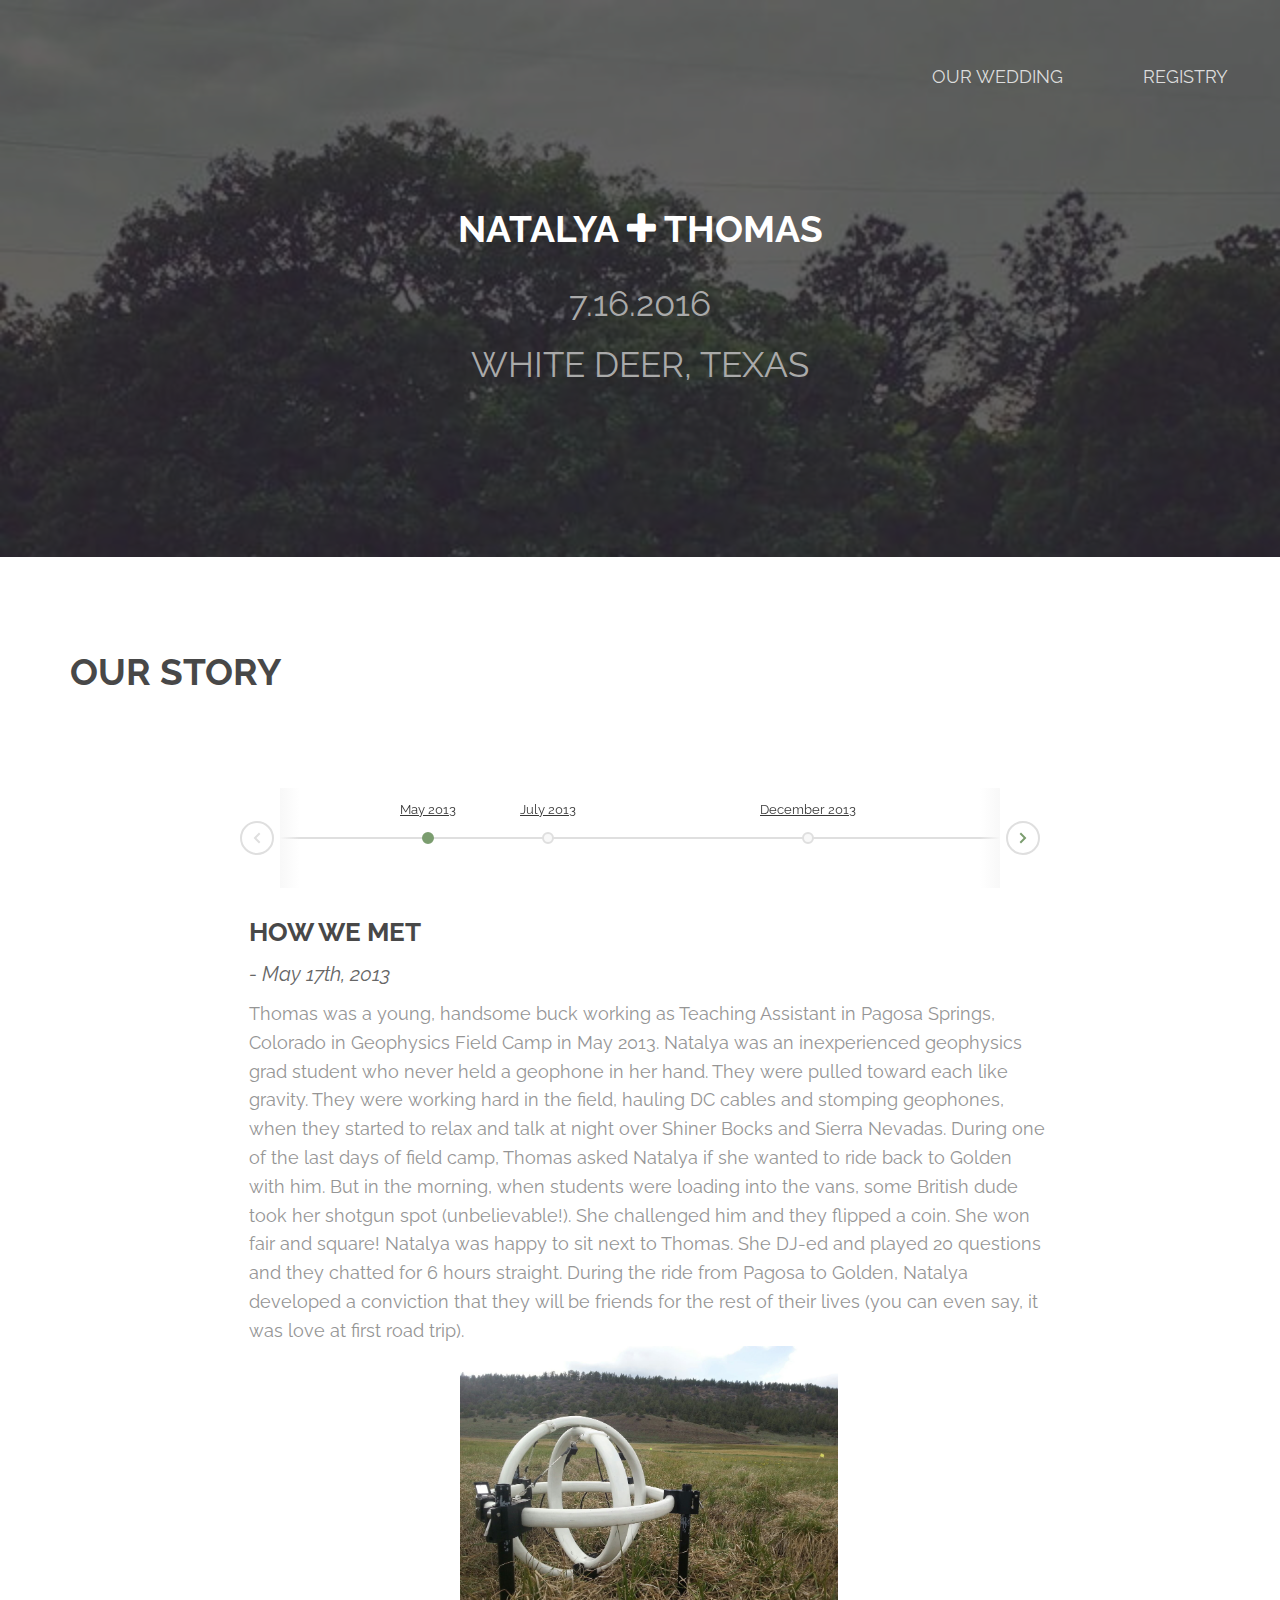
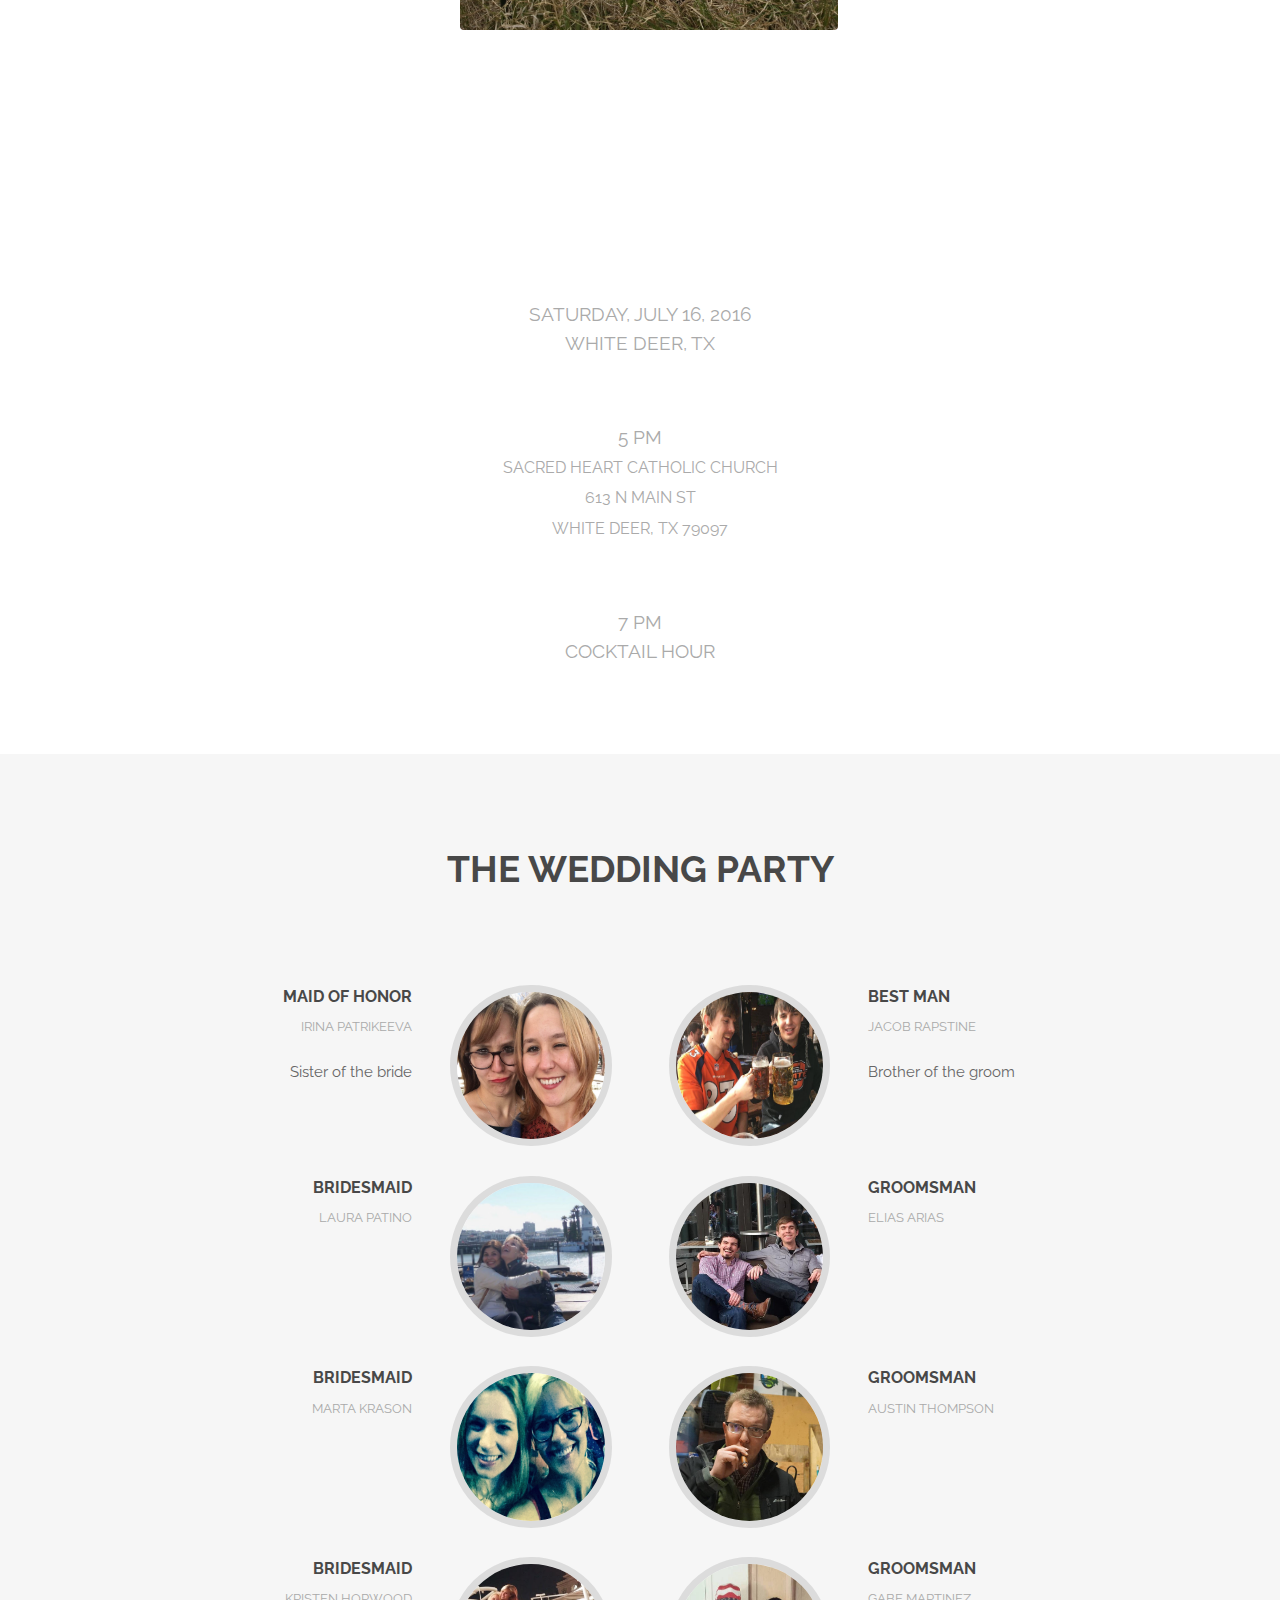
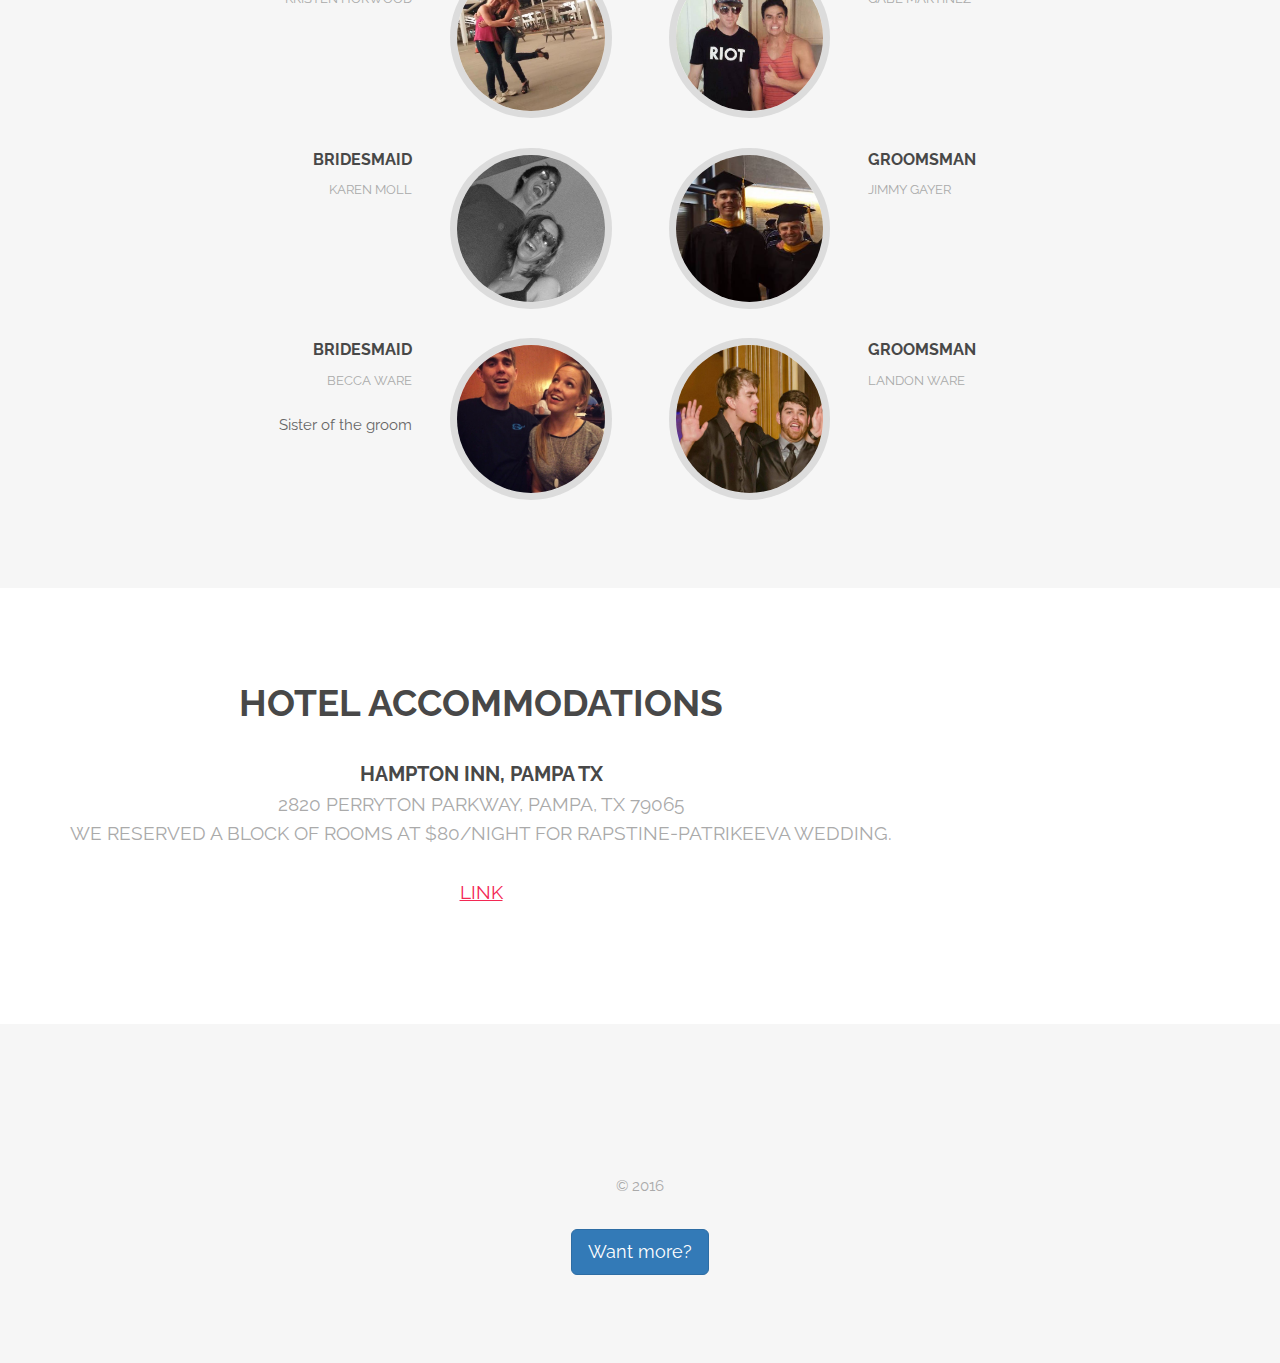
<file: index.html>
<!DOCTYPE HTML>
<!--
	Spatial by TEMPLATED
	templated.co @templatedco
	Released for free under the Creative Commons Attribution 3.0 license (templated.co/license)
-->
<html>
	<head>
		<title>Natalya & Thomas</title>
		<meta http-equiv="content-type" content="text/html; charset=utf-8" />
		<meta name="description" content="" />
		<meta name="keywords" content="" />
		<link rel="shortcut icon" href="images/NplusT.ico" type="image/x-icon">
		<!--[if lte IE 8]><script src="js/html5shiv.js"></script><![endif]-->
		<script src="js/jquery.min.js"></script>
		<script src="js/skel.min.js"></script>
		<script src="js/skel-layers.min.js"></script>
		<script src="js/init.js"></script>
		<script src="js/bootstrap.min.js"></script>
		<script src="js/main.js"></script>
		<script src="js/modernizr.js"></script>
		<script src="js/custom.js"></script>
		<noscript>
			<link rel="stylesheet" href="css/skel.css" />
			<link rel="stylesheet" href="css/style.css" />
			<link rel="stylesheet" href="css/style-xlarge.css" />
		</noscript>
	</head>
	<body class="landing">

		<!-- Header -->
			<header id="header" class="alt">
				<nav id="nav">
					<ul class="nav">
						<li role="presentation" class="dropdown">
							<a class="dropdown-toggle" data-toggle="dropdown" href="#" role="button" aria-haspopup="true" aria-expanded="false">Our Wedding</a>
							<ul class="dropdown-menu">
								<li><a href="#our-story">Our Story</a></li>
								<li><a href="#wedding">Wedding Details</a></li>
								<li><a href="#wedding-party">Wedding Party</a></li>
								<li><a href="#hotel">Accommodations</a></li>
							</ul>
						</li>
						<li><a href="registry.html">Registry</a></li>
					</ul>
				</nav>
			</header>

		<!-- Banner -->
			<section id="banner">
				<h2>Natalya</strong> <i class="fa fa-plus"></i> Thomas</h2>
				<p><large>7.16.2016 <br />White Deer, Texas</large></p>
			</section>


		<section id="our-story" class="cd-horizontal-timeline">
			<div class="container">
				<header class="major">
					<h2>Our Story</h2>
				</header>
			</div>
			<div class="timeline">
				<div class="events-wrapper">
					<div class="events">
						<ol>
							<li><a href="#0" data-date="17/05/2013" class="selected">May 2013</a></li>
							<li><a href="#0" data-date="28/07/2013">July 2013</a></li>
							<li><a href="#0" data-date="01/12/2013">December 2013</a></li>
							<li><a href="#0" data-date="01/05/2014">May 2014</a></li>
							<li><a href="#0" data-date="01/07/2014">July 2014</a></li>
							<li><a href="#0" data-date="01/08/2014">August 2014</a></li>
							<li><a href="#0" data-date="01/11/2014">November 2014</a></li>
							<li><a href="#0" data-date="31/12/2014">December 2014</a></li>
							<li><a href="#0" data-date="01/12/2015">December 2015</a></li>
							<li><a href="#0" data-date="16/07/2016">July 2016</a></li>
						</ol>

						<span class="filling-line" aria-hidden="true"></span>
					</div> <!-- .events -->
				</div> <!-- .events-wrapper -->

				<ul class="cd-timeline-navigation">
					<li><a href="#0" class="prev inactive">Prev</a></li>
					<li><a href="#0" class="next">Next</a></li>
				</ul> <!-- .cd-timeline-navigation -->
			</div> <!-- .timeline -->

			<div class="events-content">
				<ol>
					<li class="selected" data-date="17/05/2013">
						<h2>How We Met</h2>
						<em>May 17th, 2013</em>
						<p>Thomas was a young, handsome buck working as Teaching Assistant in Pagosa Springs, Colorado in Geophysics Field Camp in May 2013. Natalya was an inexperienced geophysics grad student who never held a geophone in her hand. They were pulled toward each like gravity. They were working hard in the field, hauling DC cables and stomping geophones, when they started to relax and talk at night over Shiner Bocks and Sierra Nevadas. During one of the last days of field camp, Thomas asked Natalya if she wanted to ride back to Golden with him. But in the morning, when students were loading into the vans, some British dude took her shotgun spot (unbelievable!). She challenged him and they flipped a coin. She won fair and square! Natalya was happy to sit next to Thomas. She DJ-ed and played 20 questions and they chatted for 6 hours straight. During the ride from Pagosa to Golden, Natalya developed a conviction that they will be friends for the rest of their lives (you can even say, it was love at first road trip).</p>
						<div class="4u 8u$(xsmall)">
							<div class="image fit">
								<img src="images/geophysics-field-camp.png" alt="" />
							</div>
						</div>
					</li>
					<li data-date="28/07/2013">
						<h2>First Date</h2>
						<em>July 28th, 2013</em>
						<p>Natalya and Thomas both interned in Houston that summer and developed a friendship that quickly grew into something more. Thomas was planning to take a road trip with his summer roommates, Elias and Gabe, back to Thomas’ hometown - White Deer, TX for his high school friend's wedding. He also invited Natalya. Lucky for her, the boys bailed and Natalya and Thomas took the road trip by themselves.</p>
						<p>Natalya met Thomas' family and everyone was convinced she was his sweetheart. They spent their day hiking in Palo Duro Canyon, TX and danced the night away to country music at the wedding. Thomas showed Natalya around the family farm and they watched their first sunset behind the barn, with a gorgeous view of the field and Texan sky. It was the first night Thomas held her hand and they started going out July 28, 2013.</p>
						<div class="4u 8u$(xsmall)">
							<div class="image fit">
								<img src="images/first-date.jpg" alt="" />
							</div>
						</div>
					</li>
					<li data-date="01/12/2013">
						<h2>Road Trips</h2>
						<em>December, 2013</em>
						<p>Thomas and Natalya both love road trips and went to Arches' National Park, Grand Canyon, Las Vegas on their way to White Deer to spend their first Christmas together with Thomas' family.</p>
						<div class="4u 8u$(xsmall)">
							<div class="image fit">
								<img src="images/road-trip.jpg" alt="" />
							</div>
						</div>
						<div class="4u 8u$(xsmall)">
							<div class="image fit">
								<img src="images/arches-national-park.jpg" alt="" />
							</div>
						</div>
						<div class="4u 8u$(xsmall)">
							<div class="image fit">
								<img src="images/grand-canyon.jpg" alt="" />
							</div>
						</div>
					</li>
					<li data-date="01/05/2014">
						<h2>Long Distance</h2>
						<em>May, 2014</em>
						<p>Natalya and Thomas continued dating when they came back to Golden. By the end of school year, Natalya got a job in New Orleans and moved far, far away. They continued visiting each other and had many Skype-dates.</p>
						<div class="4u 8u$(xsmall)">
							<div class="image fit">
								<img src="images/google-hangout-2.jpg" alt="" />
							</div>
						</div>
						<div class="4u 8u$(xsmall)">
							<div class="image fit">
								<img src="images/google-hangout-1.jpg" alt="" />
							</div>
						</div>
					</li>
					<li data-date="01/07/2014">
						<h2>Thomas visits NOLA</h2>
						<em>July, 2014</em>
						<p></p>
						<div class="4u 8u$(xsmall)">
							<div class="image fit">
								<img src="images/nola.jpg" alt="" />
							</div>
						</div>
					</li>
					<li data-date="01/08/2014">
						<h2> White Linen Night</h2>
						<em>August, 2014</em>
						<p></p>
						<div class="4u 8u$(xsmall)">
							<div class="image fit">
								<img src="images/white-linen.jpg" alt="" />
							</div>
						</div>
						<div class="4u 8u$(xsmall)">
							<div class="image fit">
								<img src="images/white-linen-2.jpg" alt="" />
							</div>
						</div>
					</li>
					<li data-date="01/11/2014">
						<h2>Natalya visits Denver</h2>
						<em>November, 2014</em>
						<p>Bob Dylan Concert</p>
						<div class="4u 8u$(xsmall)">
							<div class="image fit">
								<img src="images/bob-dylan.jpg" alt="" />
							</div>
						</div>
					</li>
					<li data-date="31/12/2014">
						<h2>Partners' Yoga</h2>
						<em>December, 2014</em>
						<p>Parners' yoga in New Orleans. Thomas and Natalya go on a cruise.</p>
						<div class="4u 8u$(xsmall)">
							<div class="image fit">
								<img src="images/yoga.jpg" alt="" />
							</div>
						</div>
						<div class="4u 8u$(xsmall)">
							<div class="image fit">
								<img src="images/cruise.jpg" alt="" />
							</div>
						</div>
					</li>
					<li data-date="01/12/2015">
						<h2>The Proposal</h2>
						<em>December, 2015</em>
						<p>It was the night before Christmas. And it was Natalya's third Christmas at the Rapstines' farm. Before a traditional Polish Christmas Eve dinner with 12 dishes, Thomas' family was hanging out at the barn. Natalya was sipping gramma's famous champagne punch and chatting with Theresa. She could feel that night was special and chose to wear Thomas' favorite red dress that she only wears on special occasions. After Thomas walked in the barn, he asked Natalya if she wanted to take a walk and watch the sunset. They headed behind the barn, the same place he took Natalya on her first visit to White Deer. They chatted and took goofy pictures. Then Thomas took Natalya's hands, got down on one knee and looked her in the eyes. Natalya saw the little black box and started crying and smiling; she was so happy and overwhelmed with joy. Her heart was going crazy and her hands trembled. She said yes! It was definitely the best moment of their lives yet.</p>
						<div class="4u 8u$(xsmall)">
							<div class="image fit">
								<img src="images/heart-kiss.jpg" alt="" />
							</div>
						</div>
					</li>
					<li data-date="16/07/2016">
						<h2>We're Getting Hitched!</h2>
						<em>July 16th, 2016</em>
						<p><a href="#wedding">Ceremony and Reception</a></p>
						<div class="4u 8u$(xsmall)">
							<div class="image fit">
								<img src="images/so-cute.png" alt="" />
							</div>
						</div>
					</li>
				</ol>
			</div> <!-- .events-content -->
		</section>

			<section id="wedding" class="wrapper style3 special">
				<div class="container">
					<header class="major">
						<h2>Our wedding</h2>
						<p>Saturday, July 16, 2016 </p>
						<p>White Deer, TX</p>
						<h2>Ceremony</h2>
						<p>5 pm</p>
						<p><small>Sacred Heart Catholic Church</small></p>
						<p><small>613 N Main St</small></p>
						<p><small>White Deer, TX 79097</small></p>
						<h2>Reception</h2>
						<p>7 pm</p>
						<p>Cocktail Hour</p>
					</header>
				</div>
			</section>

			<section id="wedding-party" class="wrapper style2 special">
				<div class="container">
					<header class="major">
						<h2>The Wedding Party</h2>
					</header>
					<div class="feature-grid">
						<div class="feature">
							<div class="image rounded">
								<img src="images/irina.jpg" alt="" />
							</div>
							<div class="content">
								<header>
									<h4>Maid of Honor</h4>
									<p>Irina Patrikeeva</p>
								</header>
								<p>Sister of the bride</p>
							</div>
						</div>
						<div class="feature">
							<div class="image rounded">
								<img src="images/jacob.jpg" alt="" />
							</div>
							<div class="content">
								<header>
									<h4>Best Man</h4>
									<p>Jacob Rapstine</p>
								</header>
								<p>Brother of the groom</p>
							</div>
						</div>
						<div class="feature">
							<div class="image rounded">
								<img src="images/laura.jpg" alt="" />
							</div>
							<div class="content">
								<header>
									<h4>Bridesmaid</h4>
									<p>Laura Patino</p>
								</header>
							</div>
						</div>
						<div class="feature">
							<div class="image rounded">
								<img src="images/elias.jpg" alt="" />
							</div>
							<div class="content">
								<header>
									<h4>Groomsman</h4>
									<p>Elias Arias</p>
								</header>
							</div>
						</div>
						<div class="feature">
							<div class="image rounded">
								<img src="images/marta.jpg" alt="" />
							</div>
							<div class="content">
								<header>
									<h4>Bridesmaid</h4>
									<p>Marta Krason</p>
								</header>
							</div>
						</div>
						<div class="feature">
							<div class="image rounded">
								<img src="images/austin.jpg" alt="" />
							</div>
							<div class="content">
								<header>
									<h4>Groomsman</h4>
									<p>Austin Thompson</p>
								</header>
							</div>
						</div>
						<div class="feature">
							<div class="image rounded">
								<img src="images/kristen.jpg" alt="" />
							</div>
							<div class="content">
								<header>
									<h4>Bridesmaid</h4>
									<p>Kristen Horwood</p>
								</header>
							</div>
						</div>
						<div class="feature">
							<div class="image rounded">
								<img src="images/gabe.jpg" alt="" />
							</div>
							<div class="content">
								<header>
									<h4>Groomsman</h4>
									<p>Gabe Martinez</p>
								</header>
							</div>
						</div>
						<div class="feature">
							<div class="image rounded">
								<img src="images/karen.jpg" alt="" />
							</div>
							<div class="content">
								<header>
									<h4>Bridesmaid</h4>
									<p>Karen Moll</p>
								</header>
							</div>
						</div>
						<div class="feature">
							<div class="image rounded">
								<img src="images/jimmy.jpg" alt="" />
							</div>
							<div class="content">
								<header>
									<h4>Groomsman</h4>
									<p>Jimmy Gayer</p>
								</header>
							</div>
						</div>
						<div class="feature">
							<div class="image rounded">
								<img src="images/becca.jpg" alt="" />
							</div>
							<div class="content">
								<header>
									<h4>Bridesmaid</h4>
									<p>Becca Ware</p>
								</header>
								<p>Sister of the groom</p>
							</div>
						</div>
						<div class="feature">
							<div class="image rounded">
								<img src="images/landon.jpg" alt="" />
							</div>
							<div class="content">
								<header>
									<h4>Groomsman</h4>
									<p>Landon Ware</p>
								</header>
							</div>
						</div>
					</div>
				</div>
			</section>

			<section id="hotel" class="wrapper style1">
				<div class="container">
					<div class="row 200%">
						<header class="major special">
							<h2>Hotel Accommodations</h2><br/>
							<h3>Hampton Inn, Pampa TX</h3>
							<p>2820 Perryton Parkway, Pampa, TX 79065</p>
							<p>We reserved a block of rooms at $80/night for Rapstine-Patrikeeva wedding.</p>
							<br/>
							<p><a href="https://www.google.com/maps/place/Hampton+Inn+Pampa/@35.572231,-100.9674979,16z/data=!4m2!3m1!1s0x0:0xd33a88d8506025e5" title="Hotel" target="_blank">Link</a></p>
						</header>
					</div>
				</div>
			</section>


		<!-- Footer -->
			<footer id="footer">
				<div class="container">
					<ul class="copyright">
						<li>&copy; 2016</li>
					</ul>
					<button type="button" id="more-pics" class="btn btn-primary btn-lg" data-toggle="modal" data-target="#myModal">
						Want more?
					</button>
				</div>

				<!-- Modal -->
				<div class="modal fade" id="myModal" tabindex="-1" role="dialog" aria-labelledby="myModalLabel">
					<div class="modal-dialog" role="document">
						<div class="modal-content">
							<div class="modal-header">
								<button type="button" class="close" data-dismiss="modal" aria-label="Close"><span aria-hidden="true"><i class="fa fa-times fa-lg"></i></span></button>
							</div>
							<div class="modal-body">
								<div class="image fit">
									<img id="secret-img" alt="" />
								</div>
							</div>
						</div>
					</div>
				</div>
			</footer>
	</body>
</html>
</file>
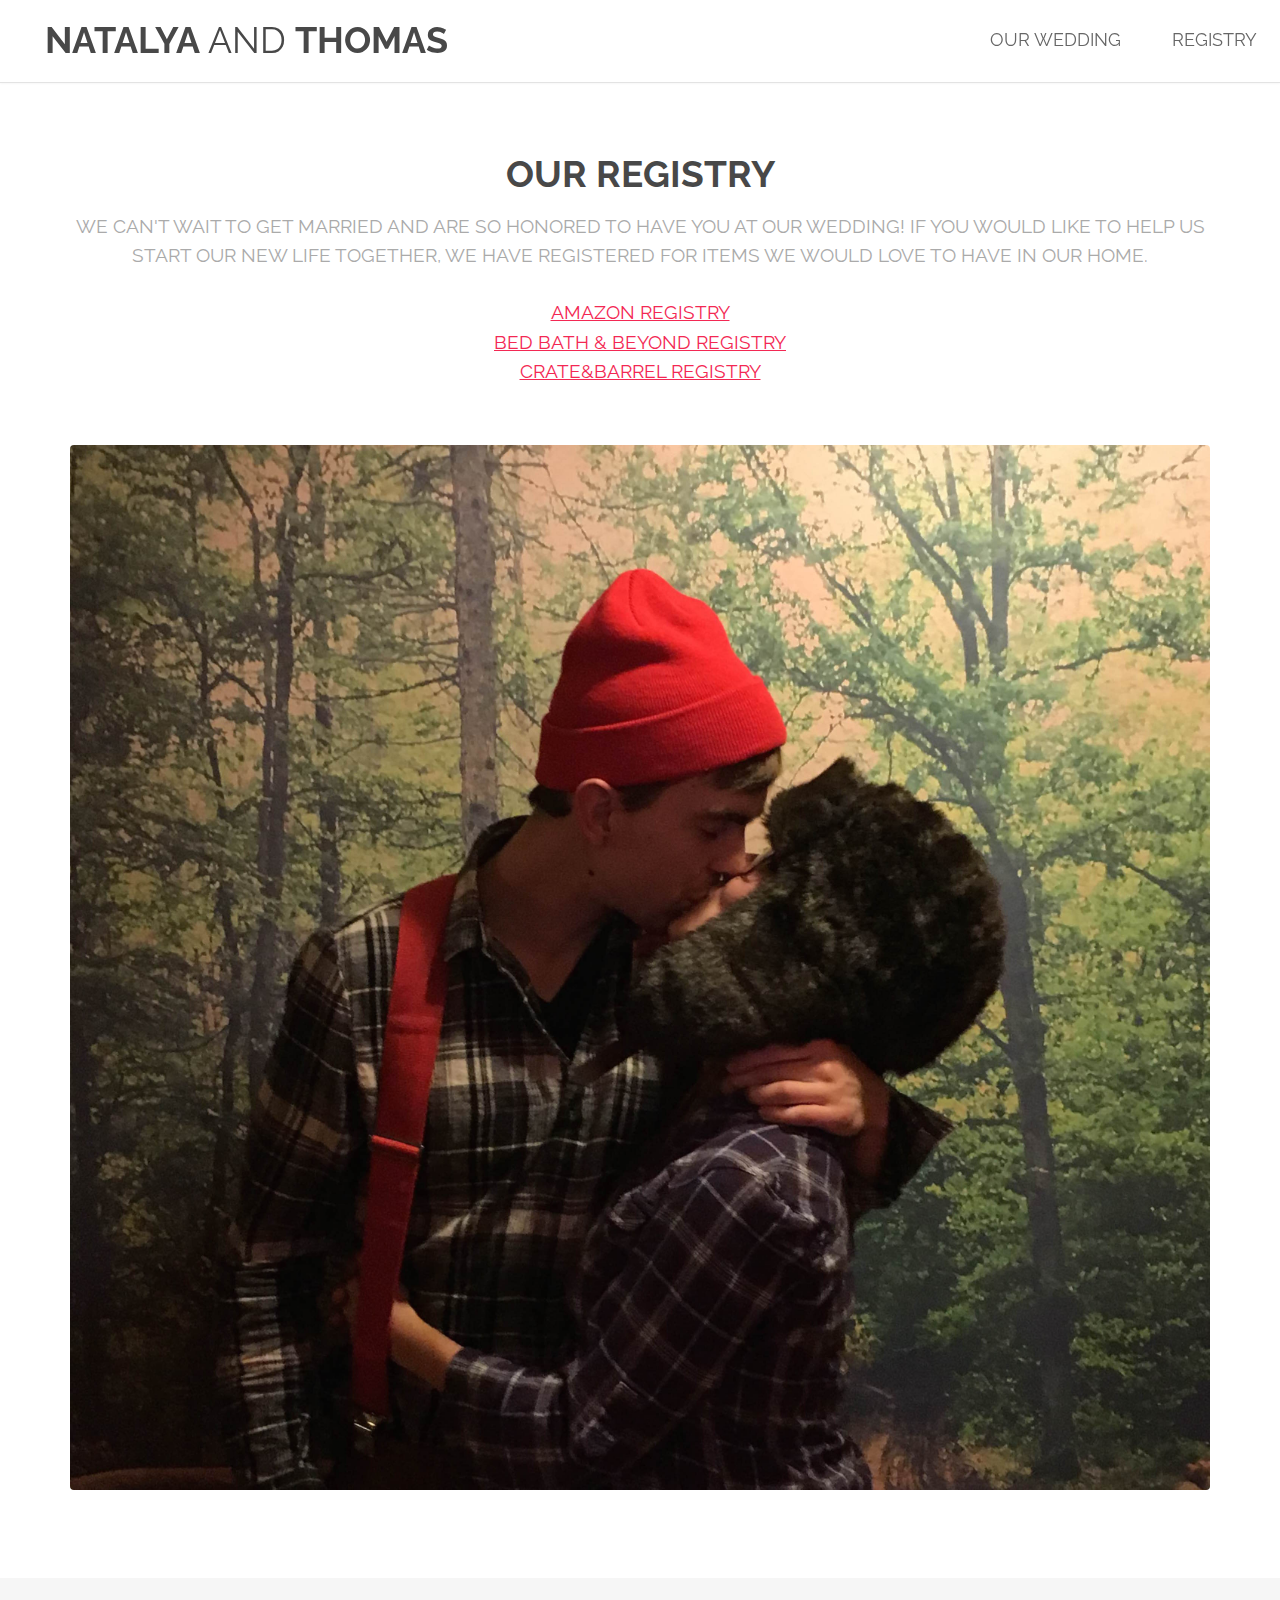
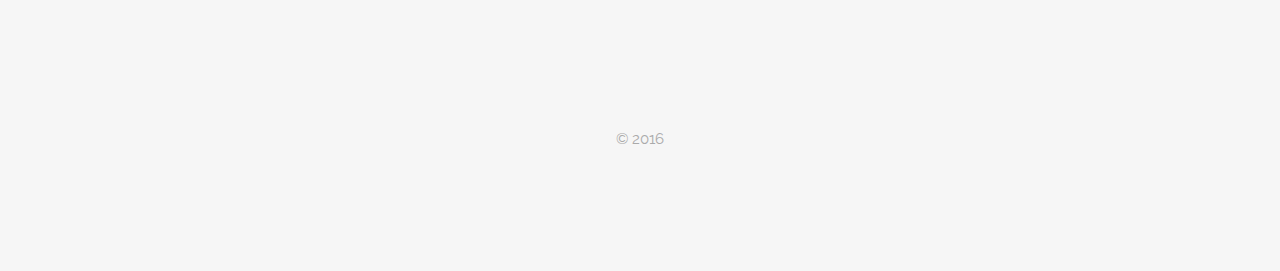
<file: registry.html>
<!DOCTYPE HTML>
<!--
	Spatial by TEMPLATED
	templated.co @templatedco
	Released for free under the Creative Commons Attribution 3.0 license (templated.co/license)
-->
<html>
	<head>
		<title>Registry</title>
		<meta http-equiv="content-type" content="text/html; charset=utf-8" />
		<meta name="description" content="" />
		<meta name="keywords" content="" />
		<link rel="shortcut icon" href="images/love.ico" type="image/x-icon">
		<script src="js/jquery.min.js"></script>
		<script src="js/skel.min.js"></script>
		<script src="js/skel-layers.min.js"></script>
		<script src="js/init.js"></script>
		<noscript>
			<link rel="stylesheet" href="css/skel.css" />
			<link rel="stylesheet" href="css/style.css" />
			<link rel="stylesheet" href="css/style-xlarge.css" />
		</noscript>
	</head>
	<body>

		<!-- Header -->
			<header id="header">
				<h1><strong><a href="index.html">Natalya</a></strong> and <strong><a href="index.html">Thomas</a></strong></h1>
				<nav id="nav">
					<ul>
						<li><a href="index.html">Our Wedding</a></li>
						<li><a href="registry.html">Registry</a></li>
					</ul>
				</nav>
			</header>

		<!-- Main -->
			<section id="main" class="wrapper">
				<div class="container">
					<header class="major special">
						<h2>Our Registry</h2>
						<p>We can't wait to get married and are so honored to have you at our wedding! If you would like to help us start our new life together, we have registered for items we would love to have in our home.</p>
						<br>
						<p><a href="https://www.amazon.com/gp/registry/wedding/1K6VPOZ0XN0NI" target="_blank">Amazon Registry</a></p>
						<p><a href="http://www.bedbathandbeyond.com/store/giftregistry/view_registry_guest.jsp?registryId=543233463&eventType=Wedding" target="_blank">Bed Bath & Beyond Registry</a></p>
						<p><a href="http://www.crateandbarrel.com/gift-registry/" target="_blank">Crate&Barrel Registry</a></p>
					</header>
					<div class="image fit">
						<img src="images/logger-party.jpg" alt="" />
					</div>
				</div>
			</section>

		<!-- Footer -->
			<footer id="footer">
				<div class="container">
					<ul class="copyright">
						<li>&copy; 2016</li>
					</ul>
				</div>
			</footer>

	</body>
</html>
</file>
<file: css/style-xlarge.css>
/*
	Spatial by TEMPLATED
	templated.co @templatedco
	Released for free under the Creative Commons Attribution 3.0 license (templated.co/license)
*/

/* Basic */

	body, input, select, textarea {
		font-size: 11pt;
	}
</file>
<file: css/skel.css>
/* skel-baseline v2.0.3 | (c) n33 | getskel.com | MIT licensed */

/* Resets (http://meyerweb.com/eric/tools/css/reset/ | v2.0 | 20110126 | License: none (public domain)) */

	html,body,div,span,applet,object,iframe,h1,h2,h3,h4,h5,h6,p,blockquote,pre,a,abbr,acronym,address,big,cite,code,del,dfn,em,img,ins,kbd,q,s,samp,small,strike,strong,sub,sup,tt,var,b,u,i,center,dl,dt,dd,ol,ul,li,fieldset,form,label,legend,table,caption,tbody,tfoot,thead,tr,th,td,article,aside,canvas,details,embed,figure,figcaption,footer,header,hgroup,menu,nav,output,ruby,section,summary,time,mark,audio,video{margin:0;padding:0;border:0;font-size:100%;font:inherit;vertical-align:baseline;}article,aside,details,figcaption,figure,footer,header,hgroup,menu,nav,section{display:block;}body{line-height:1;}ol,ul{list-style:none;}blockquote,q{quotes:none;}blockquote:before,blockquote:after,q:before,q:after{content:'';content:none;}table{border-collapse:collapse;border-spacing:0;}body{-webkit-text-size-adjust:none}

/* Box Model */

	*, *:before, *:after {
		-moz-box-sizing: border-box;
		-webkit-box-sizing: border-box;
		box-sizing: border-box;
	}

/* Container */

	.container {
		margin-left: auto;
		margin-right: auto;

		/* width: (containers) */
		width: 1200px;
	}

	/* Modifiers */

		/* 125% */
			.container.\31 25\25 {
				width: 100%;

				/* max-width: (containers * 1.25) */
				max-width: 1500px;

				/* min-width: (containers) */
				min-width: 1200px;
			}

		/* 75% */
			.container.\37 5\25 {

				/* width: (containers * 0.75) */
				width: 900px;

			}

		/* 50% */
			.container.\35 0\25 {

				/* width: (containers * 0.50) */
				width: 600px;

			}

		/* 25% */
			.container.\32 5\25 {

				/* width: (containers * 0.25) */
				width: 300px;

			}

/* Grid */

	.row {
		border-bottom: solid 1px transparent;
	}

	.row > * {
		float: left;
	}

	.row:after, .row:before {
		content: '';
		display: block;
		clear: both;
		height: 0;
	}

	.row.uniform > * > :first-child {
		margin-top: 0;
	}

	.row.uniform > * > :last-child {
		margin-bottom: 0;
	}

	/* Gutters */

		/* Normal */

			.row > * {
				/* padding: (gutters.horizontal) 0 0 (gutters.vertical) */
				padding: 0 0 0 2em;
			}

			.row {
				/* margin: -(gutters.horizontal) 0 -1px -(gutters.vertical) */
				margin: 0 0 -1px -2em;
			}

			.row.uniform > * {
				/* padding: (gutters.vertical) 0 0 (gutters.vertical) */
				padding: 2em 0 0 2em;
			}

			.row.uniform {
				/* margin: -(gutters.vertical) 0 -1px -(gutters.vertical) */
				margin: -2em 0 -1px -2em;
			}

		/* 200% */

			.row.\32 00\25 > * {
				/* padding: (gutters.horizontal) 0 0 (gutters.vertical) */
				padding: 0 0 0 4em;
			}

			.row.\32 00\25 {
				/* margin: -(gutters.horizontal) 0 -1px -(gutters.vertical) */
				margin: 0 0 -1px -4em;
			}

			.row.uniform.\32 00\25 > * {
				/* padding: (gutters.vertical) 0 0 (gutters.vertical) */
				padding: 4em 0 0 4em;
			}

			.row.uniform.\32 00\25 {
				/* margin: -(gutters.vertical) 0 -1px -(gutters.vertical) */
				margin: -4em 0 -1px -4em;
			}

		/* 150% */

			.row.\31 50\25 > * {
				/* padding: (gutters.horizontal) 0 0 (gutters.vertical) */
				padding: 0 0 0 1.5em;
			}

			.row.\31 50\25 {
				/* margin: -(gutters.horizontal) 0 -1px -(gutters.vertical) */
				margin: 0 0 -1px -1.5em;
			}

			.row.uniform.\31 50\25 > * {
				/* padding: (gutters.vertical) 0 0 (gutters.vertical) */
				padding: 1.5em 0 0 1.5em;
			}

			.row.uniform.\31 50\25 {
				/* margin: -(gutters.vertical) 0 -1px -(gutters.vertical) */
				margin: -1.5em 0 -1px -1.5em;
			}

		/* 50% */

			.row.\35 0\25 > * {
				/* padding: (gutters.horizontal) 0 0 (gutters.vertical) */
				padding: 0 0 0 1em;
			}

			.row.\35 0\25 {
				/* margin: -(gutters.horizontal) 0 -1px -(gutters.vertical) */
				margin: 0 0 -1px -1em;
			}

			.row.uniform.\35 0\25 > * {
				/* padding: (gutters.vertical) 0 0 (gutters.vertical) */
				padding: 1em 0 0 1em;
			}

			.row.uniform.\35 0\25 {
				/* margin: -(gutters.vertical) 0 -1px -(gutters.vertical) */
				margin: -1em 0 -1px -1em;
			}

		/* 25% */

			.row.\32 5\25 > * {
				/* padding: (gutters.horizontal) 0 0 (gutters.vertical) */
				padding: 0 0 0 0.5em;
			}

			.row.\32 5\25 {
				/* margin: -(gutters.horizontal) 0 -1px -(gutters.vertical) */
				margin: 0 0 -1px -0.5em;
			}

			.row.uniform.\32 5\25 > * {
				/* padding: (gutters.vertical) 0 0 (gutters.vertical) */
				padding: 0.5em 0 0 0.5em;
			}

			.row.uniform.\32 5\25 {
				/* margin: -(gutters.vertical) 0 -1px -(gutters.vertical) */
				margin: -0.5em 0 -1px -0.5em;
			}

		/* 0% */

			.row.\30 \25 > * {
				padding: 0;
			}

			.row.\30 \25 {
				margin: 0 0 -1px 0;
			}

	/* Cells */

		.\31 2u, .\31 2u\24 { width: 100%; clear: none; margin-left: 0; }
		.\31 1u, .\31 1u\24 { width: 91.6666666667%; clear: none; margin-left: 0; }
		.\31 0u, .\31 0u\24 { width: 83.3333333333%; clear: none; margin-left: 0; }
		.\39 u, .\39 u\24 { width: 75%; clear: none; margin-left: 0; }
		.\38 u, .\38 u\24 { width: 66.6666666667%; clear: none; margin-left: 0; }
		.\37 u, .\37 u\24 { width: 58.3333333333%; clear: none; margin-left: 0; }
		.\36 u, .\36 u\24 { width: 50%; clear: none; margin-left: 0; }
		.\35 u, .\35 u\24 { width: 41.6666666667%; clear: none; margin-left: 0; }
		.\34 u, .\34 u\24 { width: 33.3333333333%; clear: none; margin-left: 0; }
		.\33 u, .\33 u\24 { width: 25%; clear: none; margin-left: 0; }
		.\32 u, .\32 u\24 { width: 16.6666666667%; clear: none; margin-left: 0; }
		.\31 u, .\31 u\24 { width: 8.3333333333%; clear: none; margin-left: 0; }

		.\31 2u\24 + *,
		.\31 1u\24 + *,
		.\31 0u\24 + *,
		.\39 u\24 + *,
		.\38 u\24 + *,
		.\37 u\24 + *,
		.\36 u\24 + *,
		.\35 u\24 + *,
		.\34 u\24 + *,
		.\33 u\24 + *,
		.\32 u\24 + *,
		.\31 u\24 + * {
			clear: left;
		}

		.\-11u { margin-left: 91.6666666667% }
		.\-10u { margin-left: 83.3333333333% }
		.\-9u { margin-left: 75% }
		.\-8u { margin-left: 66.6666666667% }
		.\-7u { margin-left: 58.3333333333% }
		.\-6u { margin-left: 50% }
		.\-5u { margin-left: 41.6666666667% }
		.\-4u { margin-left: 33.3333333333% }
		.\-3u { margin-left: 25% }
		.\-2u { margin-left: 16.6666666667% }
		.\-1u { margin-left: 8.3333333333% }
</file>
<file: css/style.css>
@charset "UTF-8";
@import "http://fonts.googleapis.com/css?family=Raleway:400,700";
/*@import url(font-awesome.min.css);*/
@import "https://maxcdn.bootstrapcdn.com/font-awesome/4.5.0/css/font-awesome.min.css";
@import url(bootstrap.min.css);
@import url(custom.css);
/*
	Spatial by TEMPLATED
	templated.co @templatedco
	Released for free under the Creative Commons Attribution 3.0 license (templated.co/license)
*/

/* Basic */

	body {
		background: #fff;
	}

		body.is-loading *, body.is-loading *:before, body.is-loading *:after {
			-moz-animation: none !important;
			-webkit-animation: none !important;
			-o-animation: none !important;
			-ms-animation: none !important;
			animation: none !important;
			-moz-transition: none !important;
			-webkit-transition: none !important;
			-o-transition: none !important;
			-ms-transition: none !important;
			transition: none !important;
		}

	body, input, select, textarea {
		color: #666;
		font-family: "Raleway", Arial, Helvetica, sans-serif;
		font-size: 13pt;
		font-weight: 400;
		line-height: 2em;
	}

	a {
		color: #f32853;
		text-decoration: underline;
	}

		a:hover {
			text-decoration: none;
		}

	strong, b {
		color: #484848;
		font-weight: 700;
	}

	em, i {
		font-style: italic;
	}

	p {
		margin: 0 0 2em 0;
	}

	h1, h2, h3, h4, h5, h6 {
		color: #484848;
		font-weight: 700;
		line-height: 1em;
		margin: 0 0 1em 0;
		text-transform: uppercase;
	}

		h1 a, h2 a, h3 a, h4 a, h5 a, h6 a {
			color: inherit;
			text-decoration: none;
		}

	h2 {
		font-size: 1.75em;
		line-height: 1.5em;
	}

	h3 {
		font-size: 1.35em;
		line-height: 1.5em;
	}

	h4 {
		font-size: 1.1em;
		line-height: 1.5em;
	}

	h5 {
		font-size: 0.9em;
		line-height: 1.5em;
	}

	h6 {
		font-size: 0.7em;
		line-height: 1.5em;
	}

	sub {
		font-size: 0.8em;
		position: relative;
		top: 0.5em;
	}

	sup {
		font-size: 0.8em;
		position: relative;
		top: -0.5em;
	}

	hr {
		border: 0;
		border-bottom: solid 1px rgba(144, 144, 144, 0.25);
		margin: 2em 0;
	}

		hr.major {
			margin: 3em 0;
		}

	blockquote {
		border-left: solid 4px rgba(144, 144, 144, 0.25);
		font-style: italic;
		margin: 0 0 2em 0;
		padding: 0.5em 0 0.5em 2em;
	}

	code {
		background: rgba(144, 144, 144, 0.075);
		border-radius: 4px;
		border: solid 1px rgba(144, 144, 144, 0.25);
		font-family: "Courier New", monospace;
		font-size: 0.9em;
		margin: 0 0.25em;
		padding: 0.25em 0.65em;
	}

	pre {
		-webkit-overflow-scrolling: touch;
		font-family: "Courier New", monospace;
		font-size: 0.9em;
		margin: 0 0 2em 0;
	}

		pre code {
			display: block;
			line-height: 1.75em;
			padding: 1em 1.5em;
			overflow-x: auto;
		}

	.align-left {
		text-align: left;
	}

	.align-center {
		text-align: center;
	}

	.align-right {
		text-align: right;
	}

/* Section/Article */

	section.special, article.special, header.special {
		text-align: center;
	}

	header p {
		color: #aaa;
		position: relative;
		margin: 0 0 1.5em 0;
		text-transform: uppercase;
	}

	header h2 + p {
		font-size: 1.25em;
		margin-top: -1em;
		line-height: 1.5em;
	}

	header h3 + p {
		font-size: 1.1em;
		margin-top: -0.8em;
		line-height: 1.5em;
	}

	header h4 + p,
	header h5 + p,
	header h6 + p {
		font-size: 0.9em;
		margin-top: -0.6em;
		line-height: 1.5em;
	}

	header.major {
		margin: 0 0 6em 0;
	}

		header.major h2 {
			font-size: 3em;
		}

		header.major h2, header.major h3, header.major h4, header.major h5, header.major h6 {
			display: inline-block;
			margin: 0 0 0.8em;
		}

		header.major p {
			font-size: 1.7em;
			margin-bottom: 0;
		}

/* Form */

	form {
		margin: 0 0 2em 0;
	}

	label {
		color: #484848;
		display: block;
		font-size: 0.9em;
		font-weight: 700;
		margin: 0 0 1em 0;
	}

	input[type="text"],
	input[type="password"],
	input[type="email"],
	select,
	textarea {
		-moz-appearance: none;
		-webkit-appearance: none;
		-o-appearance: none;
		-ms-appearance: none;
		appearance: none;
		background: rgba(144, 144, 144, 0.075);
		border-radius: 4px;
		border: none;
		border: solid 1px rgba(144, 144, 144, 0.25);
		color: inherit;
		display: block;
		outline: 0;
		padding: 0 1em;
		text-decoration: none;
		width: 100%;
	}

		input[type="text"]:invalid,
		input[type="password"]:invalid,
		input[type="email"]:invalid,
		select:invalid,
		textarea:invalid {
			box-shadow: none;
		}

		input[type="text"]:focus,
		input[type="password"]:focus,
		input[type="email"]:focus,
		select:focus,
		textarea:focus {
			border-color: #f32853;
			box-shadow: 0 0 0 1px #f32853;
		}

	.select-wrapper {
		text-decoration: none;
		display: block;
		position: relative;
	}

		.select-wrapper:before {
			content: "";
			-moz-osx-font-smoothing: grayscale;
			-webkit-font-smoothing: antialiased;
			font-family: FontAwesome;
			font-style: normal;
			font-weight: normal;
			text-transform: none !important;
		}

		.select-wrapper:before {
			color: rgba(144, 144, 144, 0.25);
			display: block;
			height: 2.75em;
			line-height: 2.75em;
			pointer-events: none;
			position: absolute;
			right: 0;
			text-align: center;
			top: 0;
			width: 2.75em;
		}

		.select-wrapper select::-ms-expand {
			display: none;
		}

	input[type="text"],
	input[type="password"],
	input[type="email"],
	select {
		height: 2.75em;
	}

	textarea {
		padding: 0.75em 1em;
	}

	input[type="checkbox"],
	input[type="radio"] {
		-moz-appearance: none;
		-webkit-appearance: none;
		-o-appearance: none;
		-ms-appearance: none;
		appearance: none;
		display: block;
		float: left;
		margin-right: -2em;
		opacity: 0;
		width: 1em;
		z-index: -1;
	}

		input[type="checkbox"] + label,
		input[type="radio"] + label {
			text-decoration: none;
			color: #666;
			cursor: pointer;
			display: inline-block;
			font-size: 1em;
			font-weight: 400;
			padding-left: 2.4em;
			padding-right: 0.75em;
			position: relative;
		}

			input[type="checkbox"] + label:before,
			input[type="radio"] + label:before {
				-moz-osx-font-smoothing: grayscale;
				-webkit-font-smoothing: antialiased;
				font-family: FontAwesome;
				font-style: normal;
				font-weight: normal;
				text-transform: none !important;
			}

			input[type="checkbox"] + label:before,
			input[type="radio"] + label:before {
				background: rgba(144, 144, 144, 0.075);
				border-radius: 4px;
				border: solid 1px rgba(144, 144, 144, 0.25);
				content: '';
				display: inline-block;
				height: 1.65em;
				left: 0;
				line-height: 1.58125em;
				position: absolute;
				text-align: center;
				top: 0;
				width: 1.65em;
			}

		input[type="checkbox"]:checked + label:before,
		input[type="radio"]:checked + label:before {
			background: #323037;
			border-color: #323037;
			color: #ffffff;
			content: '\f00c';
		}

		input[type="checkbox"]:focus + label:before,
		input[type="radio"]:focus + label:before {
			border-color: #f32853;
			box-shadow: 0 0 0 1px #f32853;
		}

	input[type="checkbox"] + label:before {
		border-radius: 4px;
	}

	input[type="radio"] + label:before {
		border-radius: 100%;
	}

	::-webkit-input-placeholder {
		color: #aaa !important;
		opacity: 1.0;
	}

	:-moz-placeholder {
		color: #aaa !important;
		opacity: 1.0;
	}

	::-moz-placeholder {
		color: #aaa !important;
		opacity: 1.0;
	}

	:-ms-input-placeholder {
		color: #aaa !important;
		opacity: 1.0;
	}

	.formerize-placeholder {
		color: #aaa !important;
		opacity: 1.0;
	}

/* Box */

	.box {
		border-radius: 4px;
		border: solid 1px rgba(144, 144, 144, 0.25);
		margin-bottom: 2em;
		padding: 1.5em;
	}

		.box > :last-child,
		.box > :last-child > :last-child,
		.box > :last-child > :last-child > :last-child {
			margin-bottom: 0;
		}

		.box.alt {
			border: 0;
			border-radius: 0;
			padding: 0;
		}

/* Feature */

	.feature-grid {
		position: relative;
	}

		.feature-grid:after {
			clear: both;
			content: '';
			display: block;
		}

		.feature-grid .feature {
			display: inline-block;
			float: left;
			margin-bottom: 3em;
			width: 50%;
		}

			.feature-grid .feature .content {
				width: 60%;
			}

			.feature-grid .feature .image {
				width: 30%;
			}

				.feature-grid .feature .image img {
					display: inline;
					max-width: 100%;
				}

			.feature-grid .feature:nth-child(odd) .content, .feature-grid .feature:nth-child(odd) .image {
				float: right;
				margin-right: 5%;
				text-align: right;
			}

			.feature-grid .feature:nth-child(even) .content, .feature-grid .feature:nth-child(even) .image {
				float: left;
				margin-left: 5%;
				text-align: left;
			}

/* Icon */

	.icon {
		text-decoration: none;
		border-bottom: none;
		position: relative;
	}

		.icon:before {
			-moz-osx-font-smoothing: grayscale;
			-webkit-font-smoothing: antialiased;
			font-family: FontAwesome;
			font-style: normal;
			font-weight: normal;
			text-transform: none !important;
		}

		.icon > .label {
			display: none;
		}

/* Image */

	.image {
		border-radius: 4px;
		border: 0;
		display: inline-block;
		position: relative;
	}

		.image img {
			border-radius: 4px;
			display: block;
		}

		.image.left {
			float: left;
			padding: 0 1.5em 1em 0;
			top: 0.25em;
		}

		.image.right {
			float: right;
			padding: 0 0 1em 1.5em;
			top: 0.25em;
		}

		.image.left, .image.right {
			max-width: 40%;
		}

			.image.left img, .image.right img {
				width: 100%;
			}

		.image.fit {
			display: block;
			margin: 0 0 2em 0;
			width: 100%;
		}

			.image.fit img {
				width: 100%;
			}

		.image.rounded {
			border-radius: 100%;
		}

			.image.rounded img {
				border: solid 0.5em rgba(144, 144, 144, 0.25);
				border-radius: 100%;
			    width: 11em;
    			height: 11em;
			}

		.image.captioned {
			border-radius: 0;
			margin-bottom: 4em;
		}

			.image.captioned img {
				border-radius: 0;
			}

			.image.captioned h3 {
				background-color: #fff;
				box-shadow: 0px 0.0375em 0.125em 0px rgba(0, 0, 0, 0.15);
				display: block;
				padding: 2em 1em;
			}

/* List */

	ol {
		list-style: decimal;
		margin: 0 0 2em 0;
		padding-left: 1.25em;
	}

		ol li {
			padding-left: 0.25em;
		}

	ul {
		list-style: disc;
		margin: 0 0 2em 0;
		padding-left: 1em;
	}

		ul li {
			padding-left: 0.5em;
		}

		ul.alt {
			list-style: none;
			padding-left: 0;
		}

			ul.alt li {
				border-top: solid 1px rgba(144, 144, 144, 0.25);
				padding: 0.5em 0;
			}

				ul.alt li:first-child {
					border-top: 0;
					padding-top: 0;
				}

		ul.icons {
			cursor: default;
			list-style: none;
			padding-left: 0;
		}

			ul.icons li {
				display: inline-block;
				padding: 0 1em 0 0;
			}

				ul.icons li:last-child {
					padding-right: 0;
				}

				ul.icons li .icon:before {
					font-size: 2em;
				}

		ul.actions {
			cursor: default;
			list-style: none;
			padding-left: 0;
		}

			ul.actions li {
				display: inline-block;
				padding: 0 1em 0 0;
				vertical-align: middle;
			}

				ul.actions li:last-child {
					padding-right: 0;
				}

			ul.actions.small li {
				padding: 0 0.5em 0 0;
			}

			ul.actions.vertical li {
				display: block;
				padding: 1em 0 0 0;
			}

				ul.actions.vertical li:first-child {
					padding-top: 0;
				}

				ul.actions.vertical li > * {
					margin-bottom: 0;
				}

			ul.actions.vertical.small li {
				padding: 0.5em 0 0 0;
			}

				ul.actions.vertical.small li:first-child {
					padding-top: 0;
				}

			ul.actions.fit {
				display: table;
				margin-left: -1em;
				padding: 0;
				table-layout: fixed;
				width: calc(100% + 1em);
			}

				ul.actions.fit li {
					display: table-cell;
					padding: 0 0 0 1em;
				}

					ul.actions.fit li > * {
						margin-bottom: 0;
					}

				ul.actions.fit.small {
					margin-left: -0.5em;
					width: calc(100% + 0.5em);
				}

					ul.actions.fit.small li {
						padding: 0 0 0 0.5em;
					}

	dl {
		margin: 0 0 2em 0;
	}

/* Table */

	.table-wrapper {
		-webkit-overflow-scrolling: touch;
		overflow-x: auto;
	}

	table {
		margin: 0 0 2em 0;
		width: 100%;
	}

		table tbody tr {
			border: solid 1px rgba(144, 144, 144, 0.25);
			border-left: 0;
			border-right: 0;
		}

			table tbody tr:nth-child(2n + 1) {
				background-color: rgba(144, 144, 144, 0.075);
			}

		table td {
			padding: 0.75em 0.75em;
		}

		table th {
			color: #484848;
			font-size: 0.9em;
			font-weight: 700;
			padding: 0 0.75em 0.75em 0.75em;
			text-align: left;
		}

		table thead {
			border-bottom: solid 2px rgba(144, 144, 144, 0.25);
		}

		table tfoot {
			border-top: solid 2px rgba(144, 144, 144, 0.25);
		}

		table.alt {
			border-collapse: separate;
		}

			table.alt tbody tr td {
				border: solid 1px rgba(144, 144, 144, 0.25);
				border-left-width: 0;
				border-top-width: 0;
			}

				table.alt tbody tr td:first-child {
					border-left-width: 1px;
				}

			table.alt tbody tr:first-child td {
				border-top-width: 1px;
			}

			table.alt thead {
				border-bottom: 0;
			}

			table.alt tfoot {
				border-top: 0;
			}

/* Button */

	input[type="submit"],
	input[type="reset"],
	input[type="button"],
	.button {
		-moz-appearance: none;
		-webkit-appearance: none;
		-o-appearance: none;
		-ms-appearance: none;
		appearance: none;
		-moz-transition: background-color 0.2s ease-in-out, color 0.2s ease-in-out;
		-webkit-transition: background-color 0.2s ease-in-out, color 0.2s ease-in-out;
		-o-transition: background-color 0.2s ease-in-out, color 0.2s ease-in-out;
		-ms-transition: background-color 0.2s ease-in-out, color 0.2s ease-in-out;
		transition: background-color 0.2s ease-in-out, color 0.2s ease-in-out;
		background-color: #323037;
		border-radius: 4px;
		border: 0;
		color: #ffffff !important;
		cursor: pointer;
		display: inline-block;
		font-weight: 700;
		height: 3.15em;
		line-height: 3.25em;
		padding: 0 2.2em;
		text-align: center;
		text-decoration: none;
		text-transform: uppercase;
		white-space: nowrap;
	}

		input[type="submit"]:hover,
		input[type="reset"]:hover,
		input[type="button"]:hover,
		.button:hover {
			background-color: #3e3c45;
		}

		input[type="submit"]:active,
		input[type="reset"]:active,
		input[type="button"]:active,
		.button:active {
			background-color: #262429;
		}

		input[type="submit"].icon,
		input[type="reset"].icon,
		input[type="button"].icon,
		.button.icon {
			padding-left: 1.35em;
		}

			input[type="submit"].icon:before,
			input[type="reset"].icon:before,
			input[type="button"].icon:before,
			.button.icon:before {
				margin-right: 0.5em;
			}

		input[type="submit"].fit,
		input[type="reset"].fit,
		input[type="button"].fit,
		.button.fit {
			display: block;
			margin: 0 0 1em 0;
			width: 100%;
		}

		input[type="submit"].small,
		input[type="reset"].small,
		input[type="button"].small,
		.button.small {
			font-size: 0.8em;
		}

		input[type="submit"].big,
		input[type="reset"].big,
		input[type="button"].big,
		.button.big {
			font-size: 1.35em;
		}

		input[type="submit"].alt,
		input[type="reset"].alt,
		input[type="button"].alt,
		.button.alt {
			background-color: transparent;
			box-shadow: inset 0 0 0 2px rgba(144, 144, 144, 0.25);
			color: #484848 !important;
		}

			input[type="submit"].alt:hover,
			input[type="reset"].alt:hover,
			input[type="button"].alt:hover,
			.button.alt:hover {
				background-color: rgba(144, 144, 144, 0.075);
			}

			input[type="submit"].alt:active,
			input[type="reset"].alt:active,
			input[type="button"].alt:active,
			.button.alt:active {
				background-color: rgba(144, 144, 144, 0.2);
			}

			input[type="submit"].alt.icon:before,
			input[type="reset"].alt.icon:before,
			input[type="button"].alt.icon:before,
			.button.alt.icon:before {
				color: #aaa;
			}

		input[type="submit"].special,
		input[type="reset"].special,
		input[type="button"].special,
		.button.special {
			background-color: #f32853;
			color: #ffffff !important;
		}

			input[type="submit"].special:hover,
			input[type="reset"].special:hover,
			input[type="button"].special:hover,
			.button.special:hover {
				background-color: #f44066;
			}

			input[type="submit"].special:active,
			input[type="reset"].special:active,
			input[type="button"].special:active,
			.button.special:active {
				background-color: #f21040;
			}

		input[type="submit"].disabled, input[type="submit"]:disabled,
		input[type="reset"].disabled,
		input[type="reset"]:disabled,
		input[type="button"].disabled,
		input[type="button"]:disabled,
		.button.disabled,
		.button:disabled {
			background-color: #666 !important;
			box-shadow: inset 0 -0.15em 0 0 rgba(0, 0, 0, 0.15);
			color: #fff !important;
			cursor: default;
			opacity: 0.25;
		}

/* Header */

	#skel-layers-wrapper {
		padding-top: 6em;
	}

	body.landing #skel-layers-wrapper {
		padding-top: 0 !important;
	}

	#header {
		background-color: #fff;
		border-bottom: solid 1px rgba(144, 144, 144, 0.25);
		box-shadow: 0px 0.0375em 0.125em 0px rgba(0, 0, 0, 0.05);
		color: #484848;
		cursor: default;
		font-size: 1.25em;
		height: 4.5em;
		left: 0;
		line-height: 4.4em;
		position: fixed;
		text-transform: uppercase;
		top: 0;
		width: 100%;
		z-index: 10000;
	}

		#header h1 {
			color: #484848;
			font-weight: 400;
			height: inherit;
			left: 1.25em;
			line-height: inherit;
			margin: 0;
			padding: 0;
			position: absolute;
			top: 0;
		}

		#header nav {
			height: inherit;
			line-height: inherit;
			position: absolute;
			right: 1.25em;
			top: 0;
			vertical-align: middle;
		}

			#header nav > ul {
				list-style: none;
				margin: 0;
				padding-left: 0;
			}

				#header nav > ul > li {
					border-radius: 4px;
					display: inline-block;
					margin-left: 2.5em;
					padding-left: 0;
				}

					#header nav > ul > li a {
						-moz-transition: color 0.2s ease-in-out;
						-webkit-transition: color 0.2s ease-in-out;
						-o-transition: color 0.2s ease-in-out;
						-ms-transition: color 0.2s ease-in-out;
						transition: color 0.2s ease-in-out;
						color: #666;
						display: inline-block;
						text-decoration: none;
					}

						#header nav > ul > li a:hover {
							color: #484848;
						}

					#header nav > ul > li:first-child {
						margin-left: 0;
					}

					#header nav > ul > li .button {
						border-color: rgba(144, 144, 144, 0.25);
						box-shadow: none;
						height: 3em;
						line-height: 2.9em;
						margin-bottom: 0;
						padding: 0 1.5em;
						position: relative;
						top: -0.075em;
						vertical-align: middle;
					}

		#header .container {
			position: relative;
		}

			#header .container h1 {
				left: 0;
			}

			#header .container nav {
				right: 0;
			}

		#header.alt {
			background-color: transparent;
			border: 0;
			box-shadow: none;
			height: 3.25em;
			line-height: 3.25em;
			position: absolute;
		}

			#header.alt h1 {
				color: #ffffff;
				left: 2.5em;
				top: 2em;
			}

				#header.alt h1 a {
					color: #ffffff;
				}

			#header.alt nav {
				right: 2em;
				top: 2em;
			}

				#header.alt nav a {
					color: #ddd;
				}

					#header.alt nav a:active, #header.alt nav a:hover {
						color: #ffffff;
					}

			#header.alt .button {
				border-color: rgba(255, 255, 255, 0.5);
				color: #ffffff !important;
			}

/* Banner */

	#banner {
		padding: 16em 0 13em 0;
		background-attachment: fixed;
		background-image: url("images/overlay.png"), url("../images/banner.jpg");
		background-position: center top;
		background-size: cover;
		line-height: 1.75;
		text-align: center;
	}

		#banner :last-child {
			margin-bottom: 0;
		}

		#banner h2 {
			color: #ffffff;
			display: inline-block;
			font-size: 3.5em;
			line-height: 1.35;
			margin-bottom: 0.5em;
		}

		#banner p {
			color: #aaa;
			font-size: 1.5em;
			margin-bottom: 1.75em;
			text-transform: uppercase;
		}

	body.is-touch #banner {
		background-attachment: scroll;
	}

/* Main */

	#main {
		padding-top: 4em;
	}

/* Wrapper */

	.wrapper {
		padding: 6em 0 4em 0;
	}

		.wrapper.style2 {
			background-color: #f6f6f6;
		}

		.wrapper.style3 {
			background-attachment: fixed;
			background-image: url("images/overlay.png"), url("../images/banner.jpg");
			background-position: center center;
			background-size: cover;
		}

			.wrapper.style3 header.major {
				margin-bottom: 3em;
			}

				.wrapper.style3 header.major h2 {
					color: #ffffff;
				}

	body.is-touch .wrapper.style3 {
		background-attachment: scroll;
	}

/* Footer */

	#footer {
		padding: 8em 0 6em 0;
		background: #f6f6f6;
		color: #aaa;
		text-align: center;
	}

		#footer a {
			-moz-transition: color 0.2s ease-in-out;
			-webkit-transition: color 0.2s ease-in-out;
			-o-transition: color 0.2s ease-in-out;
			-ms-transition: color 0.2s ease-in-out;
			transition: color 0.2s ease-in-out;
			color: #aaa;
			text-decoration: none;
		}

			#footer a:active, #footer a:hover {
				color: #666;
			}

		#footer .icons {
			font-size: 1.5em;
		}

			#footer .icons li {
				padding-right: 2.5em;
			}

				#footer .icons li:last-child {
					padding-right: 0;
				}

		#footer .copyright {
			margin: 2em 0;
			padding: 0;
			text-align: center;
		}

			#footer .copyright li {
				border-left: solid 1px rgba(144, 144, 144, 0.25);
				display: inline-block;
				list-style: none;
				margin-left: 1.5em;
				padding-left: 1.5em;
			}

				#footer .copyright li:first-child {
					border-left: 0;
					margin-left: 0;
					padding-left: 0;
				}
</file>
